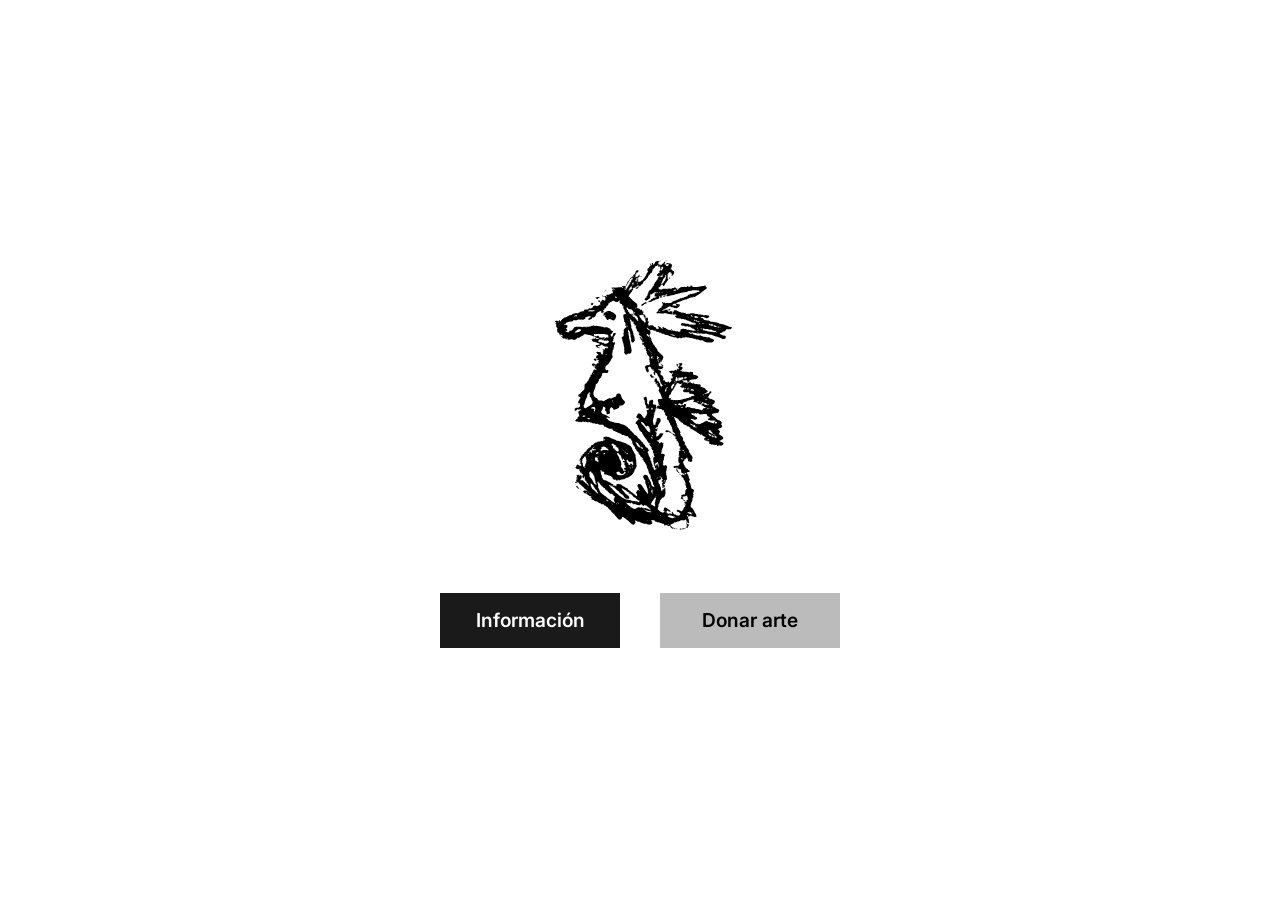
<file: index.html>
<!DOCTYPE html>
<html lang="es">
<head>
    <meta charset="UTF-8">
    <meta name="viewport" content="width=device-width, initial-scale=1.0">
    <title>Kadro</title>
    <link rel="preconnect" href="https://fonts.googleapis.com">
    <link rel="preconnect" href="https://fonts.gstatic.com" crossorigin>
    <link href="https://fonts.googleapis.com/css2?family=Inter:wght@500;700&display=swap" rel="stylesheet">
    <link rel="stylesheet" href="style.css">
</head>
<body>

    <main class="container">
        <div class="logo-container">
            <img src="cb.svg" alt="Logo Kadro" class="logo">
        </div>

        <div class="buttons-container">
            <a href="/info.html" class="btn btn-dark">Información</a>
            <a href="/donar.html" class="btn btn-gray">Donar arte</a>
        </div>
    </main>

</body>
</html>
</file>
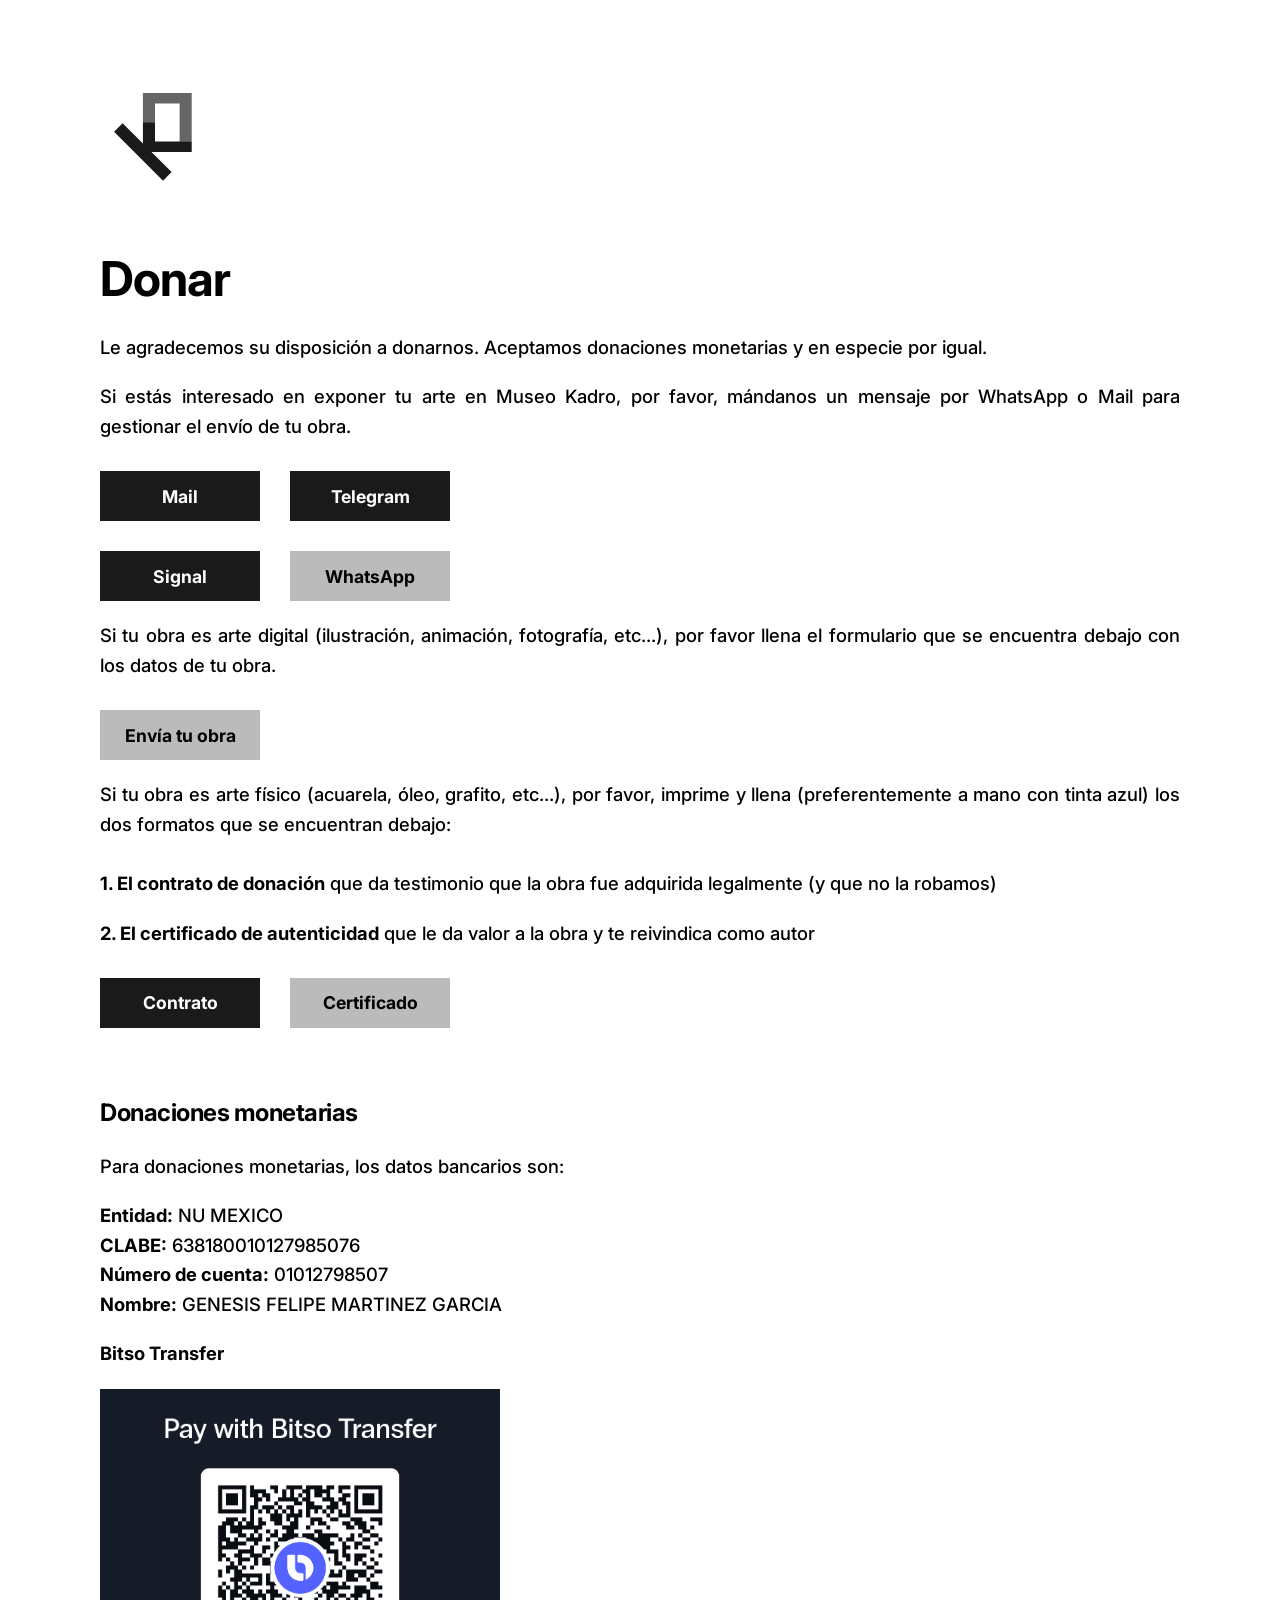
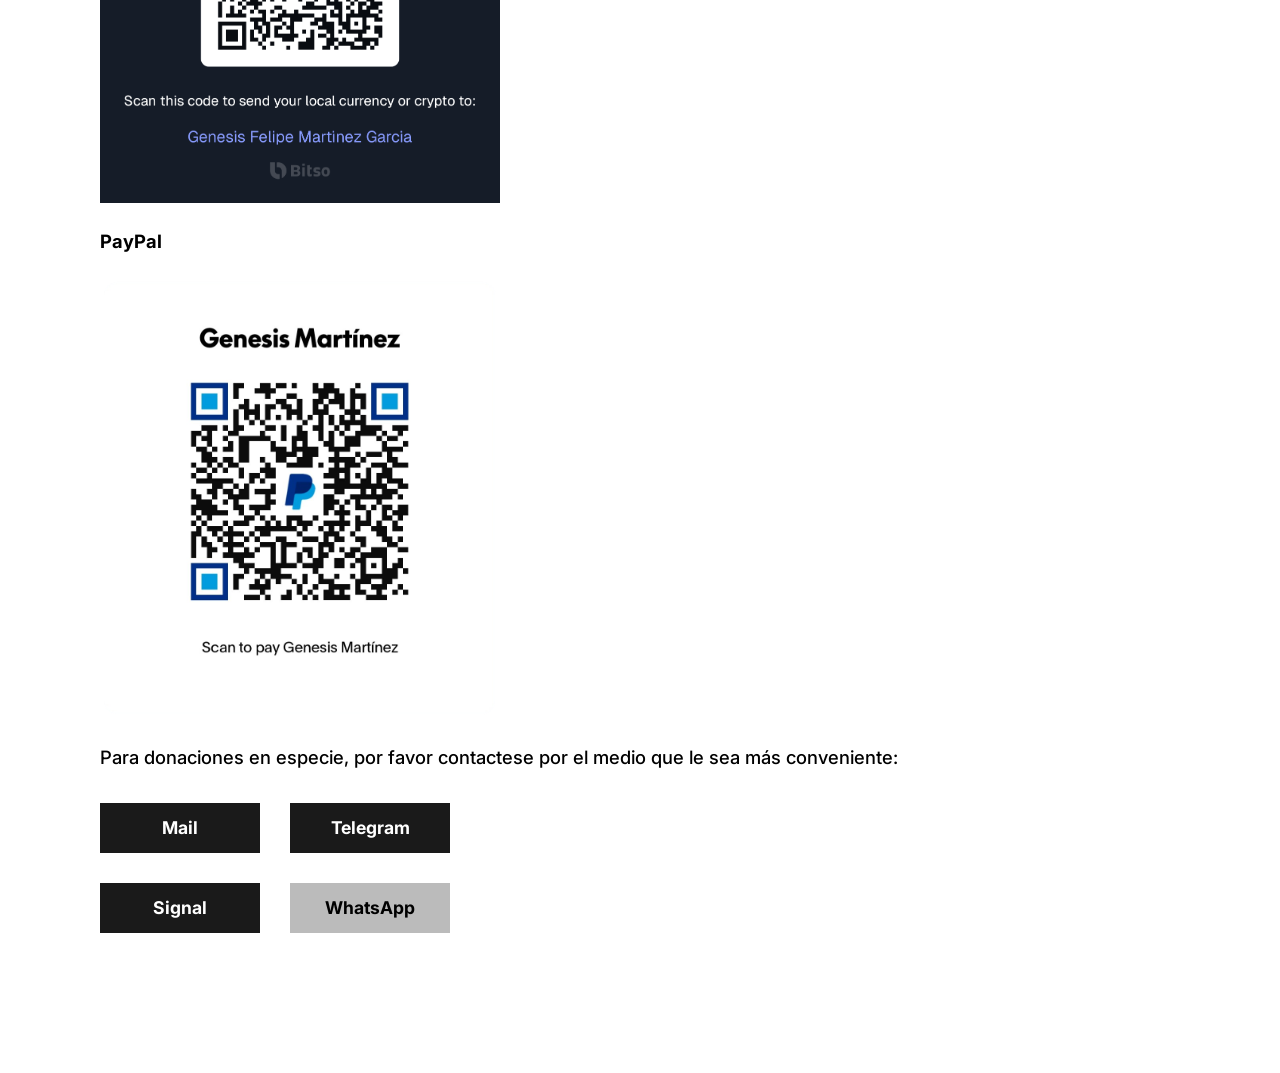
<file: donar.html>
<!DOCTYPE html>
<html lang="es">
<head>
    <meta charset="UTF-8">
    <meta name="viewport" content="width=device-width, initial-scale=1.0">
    <title>Kadro</title>
    <link rel="preconnect" href="https://fonts.googleapis.com">
    <link rel="preconnect" href="https://fonts.gstatic.com" crossorigin>
    <link href="https://fonts.googleapis.com/css2?family=Inter:wght@500;700&display=swap" rel="stylesheet">
    <link rel="stylesheet" href="style-page.css">
</head>
<body>

    <div class="content-wrapper">
        <header class="header">
            <a href="/">
                <img src="kb.svg" alt="Logo Kadro" class="logo-small">
            </a>
        </header>

        <main class="main-content">
            <section class="text-block">

                <h1>Donar</h1>
                <p>Le agradecemos su disposición a donarnos. Aceptamos donaciones monetarias y en especie por igual.</p>
                <p>Si estás interesado en exponer tu arte en Museo Kadro, por favor, mándanos un mensaje por WhatsApp o Mail para gestionar el envío de tu obra.</p>

                <section class="action-block">
                    <div class="buttons-inline">
                        <a href="mailto:museo@kadro.es" class="btn btn-dark" target="_blank">Mail</a>
                        <a href="https://t.me/EuriNaizDM" class="btn btn-dark" target="_blank">Telegram</a>
                    </div>
                    <div class="buttons-inline">
                        <a href="https://signal.me/#eu/BNd7J6ncwCC_rvE6EH3n1rF1zPjkdAFG_ZG6rcRCDRfop4eggaVNv58n2JCMDA8Y" class="btn btn-dark" target="_blank">Signal</a>
                        <a href="https://wa.me/523326609676/" class="btn btn-gray" target="_blank" >WhatsApp</a>
                    </div>
                </section>
                
                <br>
                <p>Si tu obra es arte digital (ilustración, animación, fotografía, etc...), por favor llena el formulario que se encuentra debajo con los datos de tu obra.</p>

                <section class="action-block">
                    <div class="buttons-inline">
                        <a href="https://forms.gle/pjFo8g6qd7YmPzw46" class="btn btn-gray" target="_blank" >Envía tu obra</a>
                    </div>
                </section>
                <br>

                <p>Si tu obra es arte físico (acuarela, óleo, grafito, etc...), por favor, imprime y llena (preferentemente a mano con tinta azul) los dos formatos que se encuentran debajo:</p>
                
                <ul class="LSV">
                    <li><b>1. El contrato de donación</b> que da testimonio que la obra fue adquirida legalmente (y que no la robamos)</li>
                    <li><b>2. El certificado de autenticidad</b> que le da valor a la obra y te reivindica como autor</li>
                </ul>

                <section class="action-block">
                    <div class="buttons-inline">
                        <a href="https://docs.google.com/document/d/1YBGTQrIvSOc-qorJLDP3YWiUSG1kRh_NUuH23PXEmKM/edit?usp=sharing" class="btn btn-dark" target="_blank">Contrato</a>
                        <a href="https://docs.google.com/document/d/1H3f9mA4OrSUj_Lcr896O3xobkI8W9263T08jw7JT1y4/edit?usp=sharing" class="btn btn-gray" target="_blank" >Certificado</a>
                    </div>
                </section>
                <br>


                <h2>Donaciones monetarias</h2>

                <p>Para donaciones monetarias, los datos bancarios son:</p>

                <p><b>Entidad:</b> NU MEXICO <br> <b>CLABE:</b> 638180010127985076 <br> <b>Número de cuenta:</b> 01012798507 <br> <b>Nombre:</b> GENESIS FELIPE MARTINEZ GARCIA</p>
                <p></p>

                <p><b>Bitso Transfer</b></p>
                <br>
                <img src="bitso_euri.png" alt="Bitso Transfer QR" class="imagen-adaptable">
                <br>
                <br>

                <p><b>PayPal</b></p>
                <br>
                <img src="paypal_euri.png" alt="PayPal QR" class="imagen-adaptable">
                <br>
                <br>

                <p>Para donaciones en especie, por favor contactese por el medio que le sea más conveniente:</p>

                <section class="action-block">
                    <div class="buttons-inline">
                        <a href="mailto:museo@kadro.es" class="btn btn-dark" target="_blank">Mail</a>
                        <a href="https://t.me/EuriNaizDM" class="btn btn-dark" target="_blank">Telegram</a>
                    </div>
                    <div class="buttons-inline">
                        <a href="https://signal.me/#eu/BNd7J6ncwCC_rvE6EH3n1rF1zPjkdAFG_ZG6rcRCDRfop4eggaVNv58n2JCMDA8Y" class="btn btn-dark" target="_blank">Signal</a>
                        <a href="https://wa.me/523326609676/" class="btn btn-gray" target="_blank" >WhatsApp</a>
                    </div>
                </section>
                

<!--
            <section class="action-block">
                <h2>Another title</h2>
                <div class="buttons-inline">
                    <a href="#button1" class="btn btn-dark">Button 1</a>
                    <a href="#button2" class="btn btn-gray">Button 2</a>
                </div>
            </section>

            -->

        </main>
    </div>

</body>
</html>
</file>
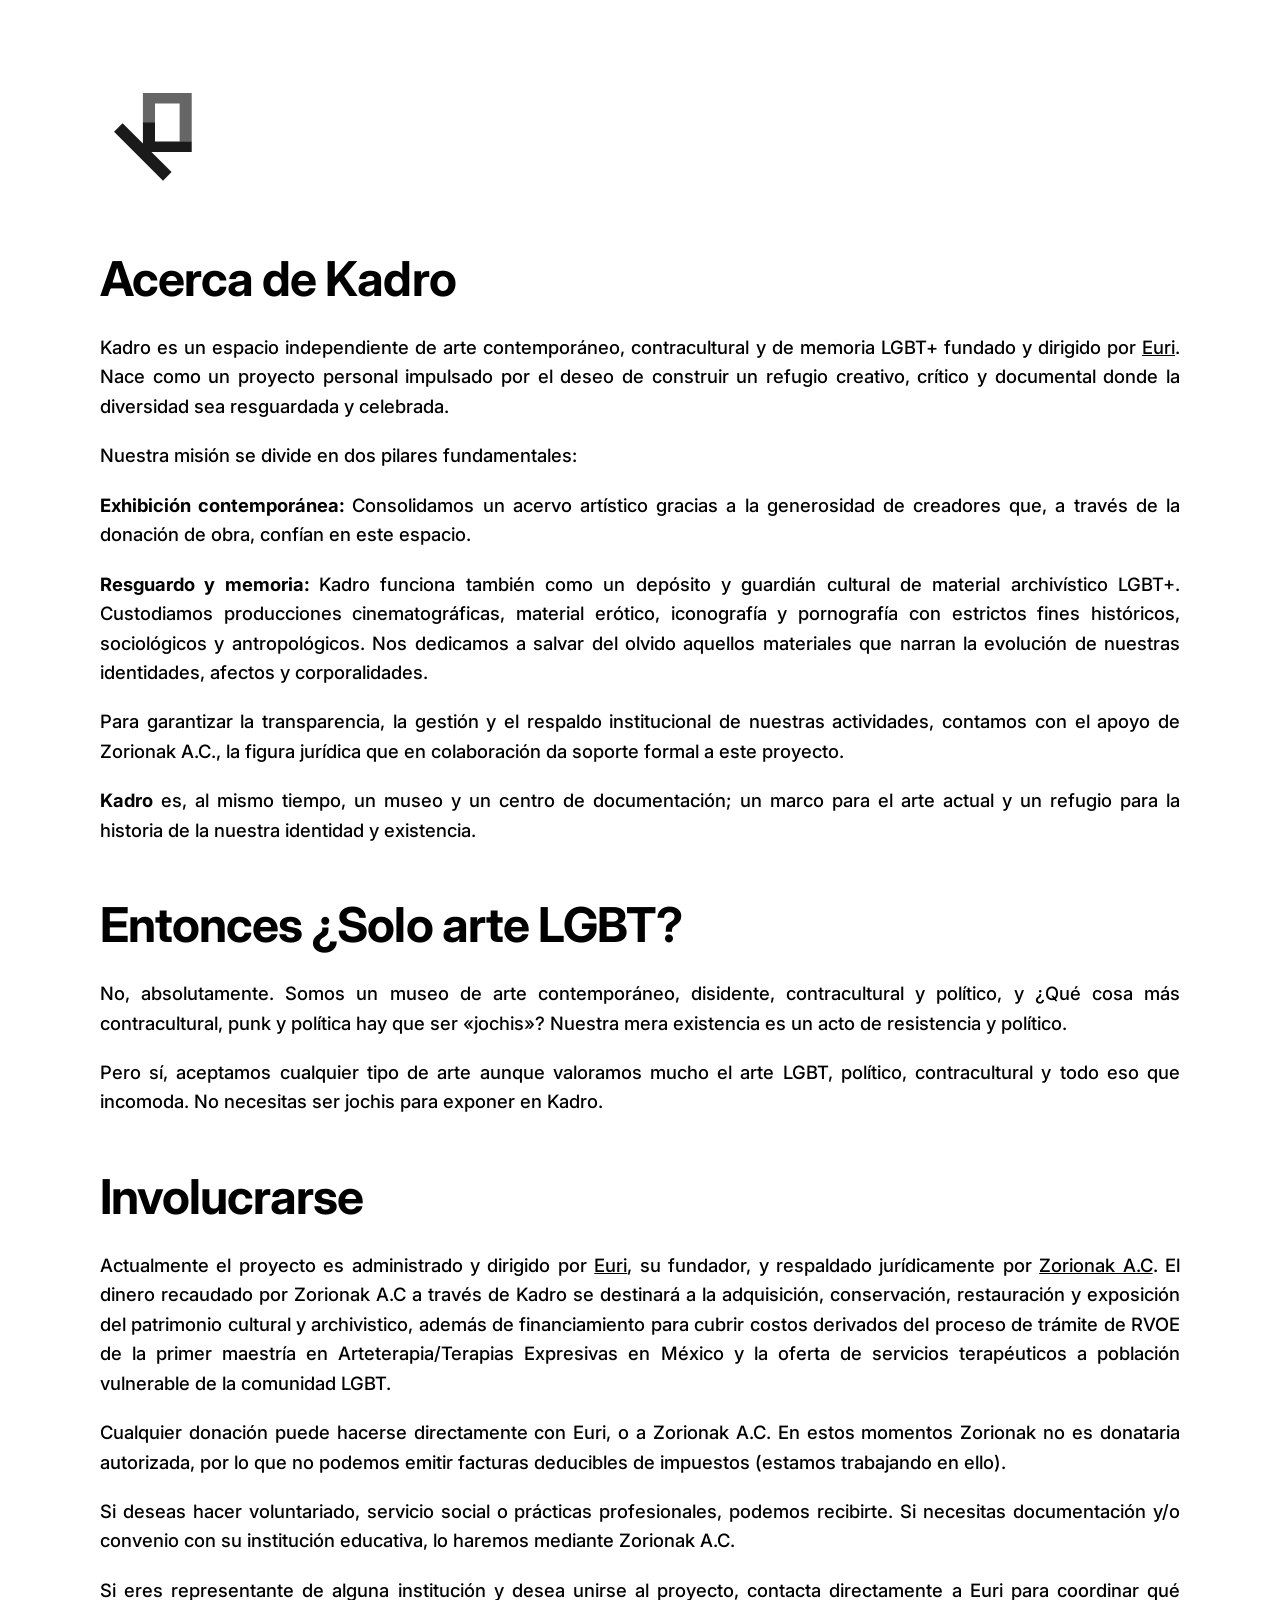
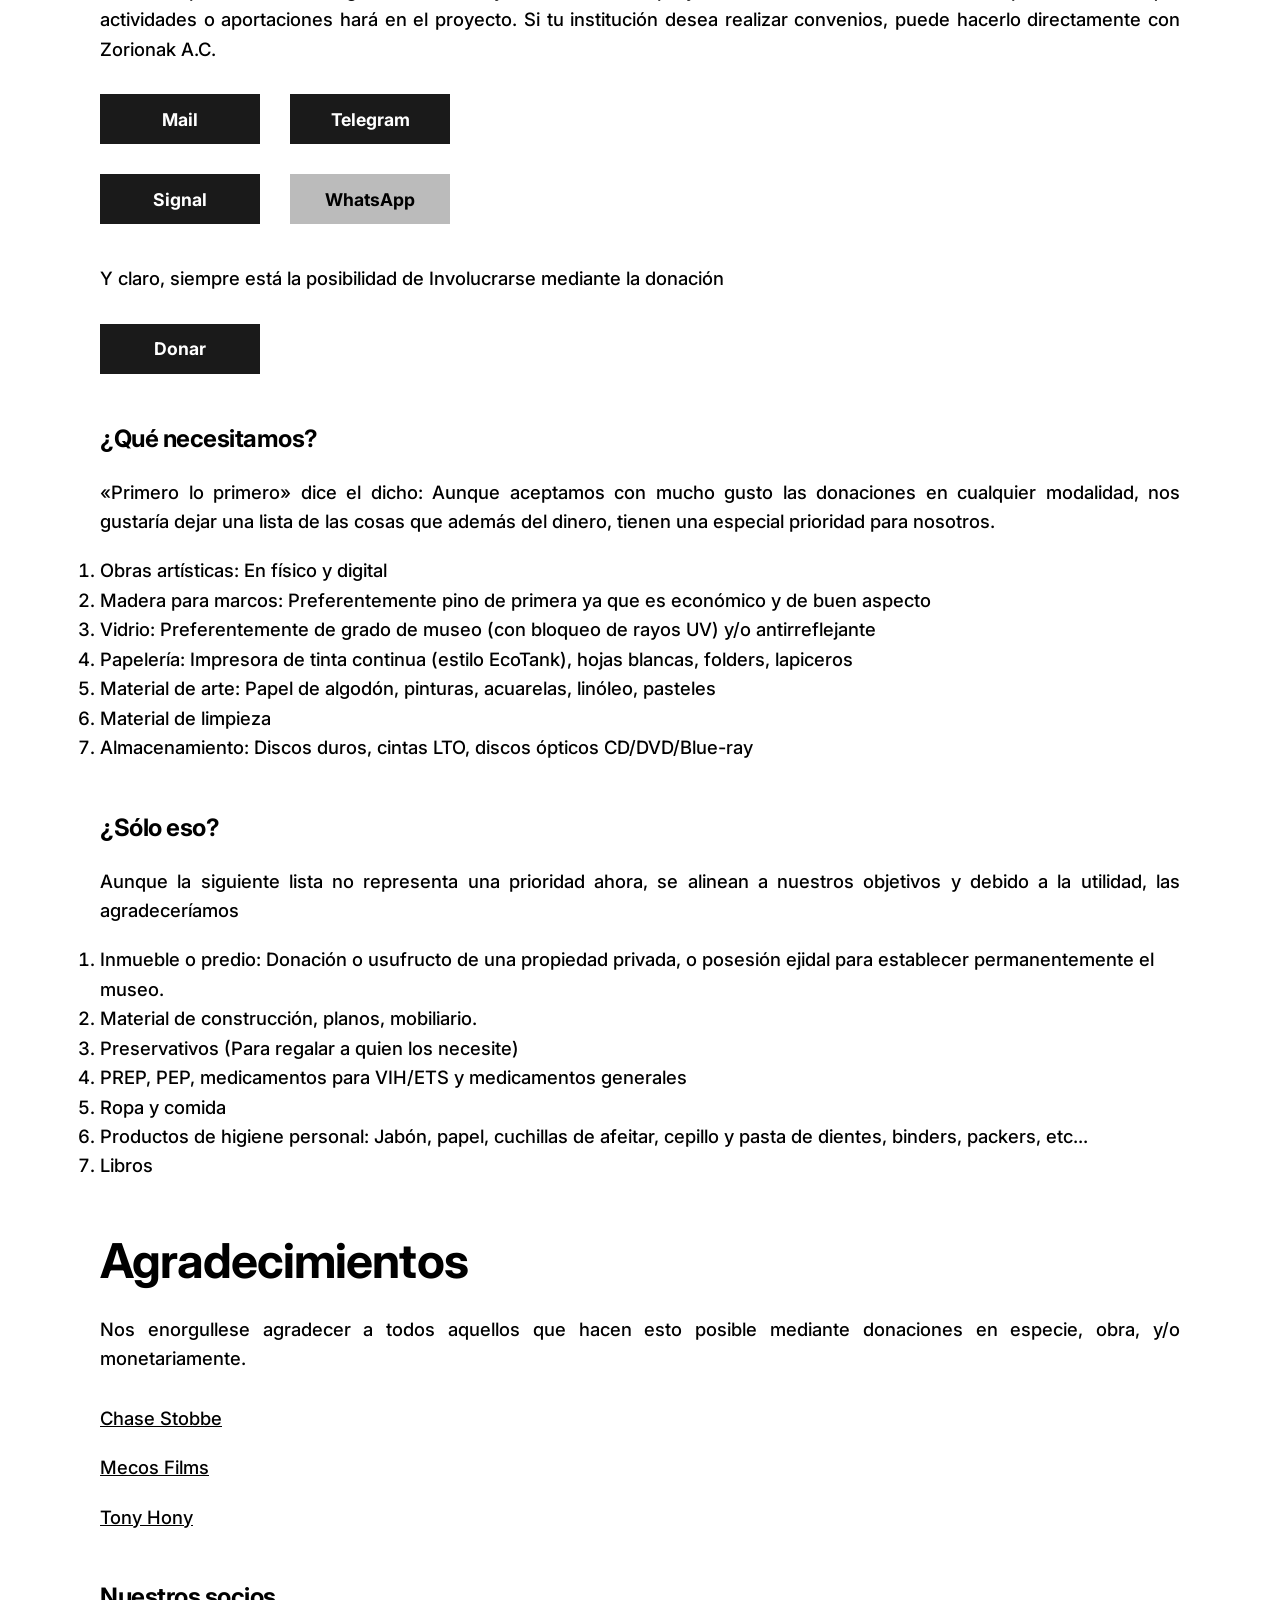
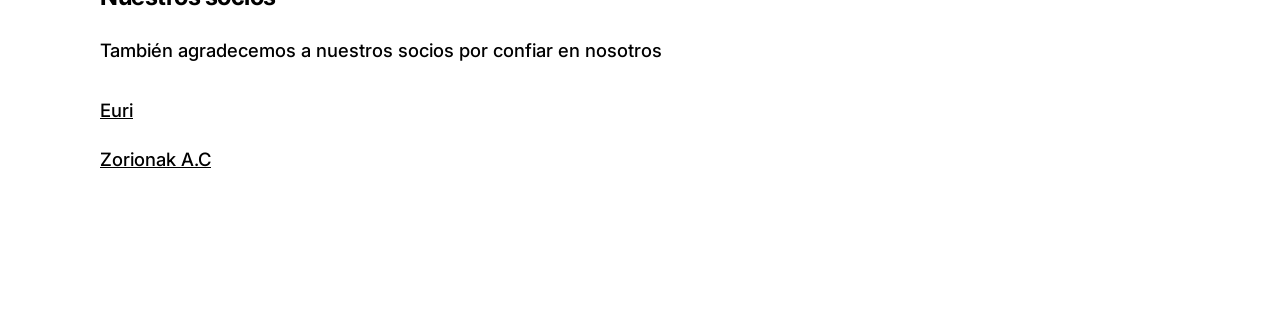
<file: info.html>
<!DOCTYPE html>
<html lang="es">
<head>
    <meta charset="UTF-8">
    <meta name="viewport" content="width=device-width, initial-scale=1.0">
    <title>Kadro</title>
    <link rel="preconnect" href="https://fonts.googleapis.com">
    <link rel="preconnect" href="https://fonts.gstatic.com" crossorigin>
    <link href="https://fonts.googleapis.com/css2?family=Inter:wght@500;700&display=swap" rel="stylesheet">
    <link rel="stylesheet" href="style-page.css">
</head>
<body>

    <div class="content-wrapper">
        <header class="header">
            <a href="/">
                <img src="kb.svg" alt="Logo Kadro" class="logo-small">
            </a>
        </header>

        <main class="main-content">
            <section class="text-block">
                <h1>Acerca de Kadro</h1>
                <p>Kadro es un espacio independiente de arte contemporáneo, contracultural y de memoria LGBT+ fundado y dirigido por <a href="http://www.eurinaiz.com" target="_blank" rel="noopener noreferrer">Euri</a>. Nace como un proyecto personal impulsado por el deseo de construir un refugio creativo, crítico y documental donde la diversidad sea resguardada y celebrada.</p>
                <p>Nuestra misión se divide en dos pilares fundamentales:</p>
                <p><b>Exhibición contemporánea: </b>Consolidamos un acervo artístico gracias a la generosidad de creadores que, a través de la donación de obra, confían en este espacio.</p>
                <p><b>Resguardo y memoria: </b>Kadro funciona también como un depósito y guardián cultural de material archivístico LGBT+. Custodiamos producciones cinematográficas, material erótico, iconografía y pornografía con estrictos fines históricos, sociológicos y antropológicos. Nos dedicamos a salvar del olvido aquellos materiales que narran la evolución de nuestras identidades, afectos y corporalidades.</p>
                <p>Para garantizar la transparencia, la gestión y el respaldo institucional de nuestras actividades, contamos con el apoyo de Zorionak A.C., la figura jurídica que en colaboración da soporte formal a este proyecto.</p>
                <p><b>Kadro</b> es, al mismo tiempo, un museo y un centro de documentación; un marco para el arte actual y un refugio para la historia de la nuestra identidad y existencia.</p>
                
                <h1>Entonces ¿Solo arte LGBT?</h1>
                <p>No, absolutamente. Somos un museo de arte contemporáneo, disidente, contracultural y político, y ¿Qué cosa más contracultural, punk y política hay que ser «jochis»? Nuestra mera existencia es un acto de resistencia y político.</p>
                <p>Pero sí, aceptamos cualquier tipo de arte aunque valoramos mucho el arte LGBT, político, contracultural y todo eso que incomoda. No necesitas ser jochis para exponer en Kadro.</p>

                <h1>Involucrarse</h1>
                <p>Actualmente el proyecto es administrado y dirigido por <a href="http://www.eurinaiz.com" target="_blank" rel="noopener noreferrer">Euri</a>, su fundador, y respaldado jurídicamente por <a href="http://www.zorionak.art/" target="_blank" rel="noopener noreferrer">Zorionak A.C</a>. El dinero recaudado por Zorionak A.C a través de Kadro se destinará a la adquisición, conservación, restauración y exposición del patrimonio cultural y archivistico, además de financiamiento para cubrir costos derivados del proceso de trámite de RVOE de la primer maestría en Arteterapia/Terapias Expresivas en México y la oferta de servicios terapéuticos a población vulnerable de la comunidad LGBT.</p>
                <p>Cualquier donación puede hacerse directamente con Euri, o a Zorionak A.C. En estos momentos Zorionak no es donataria autorizada, por lo que no podemos emitir facturas deducibles de impuestos (estamos trabajando en ello).</p>
                <p>Si deseas hacer voluntariado, servicio social o prácticas profesionales, podemos recibirte. Si necesitas documentación y/o convenio con su institución educativa, lo haremos mediante Zorionak A.C.</p>
                <p>Si eres representante de alguna institución y desea unirse al proyecto, contacta directamente a Euri para coordinar qué actividades o aportaciones hará en el proyecto. Si tu institución desea realizar convenios, puede hacerlo directamente con Zorionak A.C.</p>
                
                <section class="action-block">
                    <div class="buttons-inline">
                        <a href="mailto:museo@kadro.es" class="btn btn-dark" target="_blank">Mail</a>
                        <a href="https://t.me/EuriNaizDM" class="btn btn-dark" target="_blank">Telegram</a>
                    </div>
                    <div class="buttons-inline">
                        <a href="https://signal.me/#eu/BNd7J6ncwCC_rvE6EH3n1rF1zPjkdAFG_ZG6rcRCDRfop4eggaVNv58n2JCMDA8Y" class="btn btn-dark" target="_blank">Signal</a>
                        <a href="https://wa.me/523326609676/" class="btn btn-gray" target="_blank" >WhatsApp</a>
                    </div>
                </section>
            <br><br>
                <p>Y claro, siempre está la posibilidad de Involucrarse mediante la donación</p>
                <section class="action-block">
                <div class="buttons-inline">
                    <a href="/donar.html" class="btn btn-dark">Donar</a>
                </div>
            </section>

                <h2>¿Qué necesitamos?</h2>
                <p>«Primero lo primero» dice el dicho: Aunque aceptamos con mucho gusto las donaciones en cualquier modalidad, nos gustaría dejar una lista de las cosas que además del dinero, tienen una especial prioridad para nosotros.</p>
                <br>
                <ol class="VIG">
                    <li>Obras artísticas: En físico y digital</li>
                    <li>Madera para marcos: Preferentemente pino de primera ya que es económico y de buen aspecto</li>
                    <li>Vidrio: Preferentemente de grado de museo (con bloqueo de rayos UV) y/o antirreflejante</li>
                    <li>Papelería: Impresora de tinta continua (estilo EcoTank), hojas blancas, folders, lapiceros</li>
                    <li>Material de arte: Papel de algodón, pinturas, acuarelas, linóleo, pasteles</li>
                    <li>Material de limpieza</li>
                    <li>Almacenamiento: Discos duros, cintas LTO, discos ópticos CD/DVD/Blue-ray</li>
                </ul>

                <h2>¿Sólo eso?</h2>
                <p>Aunque la siguiente lista no representa una prioridad ahora, se alinean a nuestros objetivos y debido a la utilidad, las agradeceríamos</p>
                <br>
                <ol class="VIG">
                    <li>Inmueble o predio: Donación o usufructo de una propiedad privada, o posesión ejidal para establecer permanentemente el museo.</li>
                    <li>Material de construcción, planos, mobiliario.</li>
                    <li>Preservativos (Para regalar a quien los necesite)</li>
                    <li>PREP, PEP, medicamentos para VIH/ETS y medicamentos generales</li>
                    <li>Ropa y comida</li>
                    <li>Productos de higiene personal: Jabón, papel, cuchillas de afeitar, cepillo y pasta de dientes, binders, packers, etc...</li>
                    <li>Libros</li>
                </ul>

                <h1>Agradecimientos</h1>
                <p>Nos enorgullese agradecer a todos aquellos que hacen esto posible mediante donaciones en especie, obra, y/o monetariamente.</p>
                
                <ul class="LSV">
                    <li><a href="https://www.hoo.be/chasestobbe/" target="_blank">Chase Stobbe</a></li>
                    <li><a href="https://buttmagazine.com/interviews/porno-mexicano/" target="_blank">Mecos Films</a></li>
                    <li><a href="https://linktr.ee/tonyhony" target="_blank">Tony Hony</a></li>
                    <!--<li><a href="https://www.instagram.com/vaqueritos302/" target="_blank">Vaqueritos</a></li>-->

                    <!-- <li><a href="#enlace3" target="_blank">Enlace de la lista</a></li> -->
                </ul>
                <h2>Nuestros socios</h2>
                <p>También agradecemos a nuestros socios por confiar en nosotros</p>
                <ul class="LSV">
                    <li><a href="https://www.eurinaiz.com/" target="_blank">Euri</a></li>
                    <li><a href="https://www.zorionak.art/" target="_blank">Zorionak A.C</a></li>

                    <!-- <li><a href="#enlace3" target="_blank">Enlace de la lista</a></li> -->
                </ul>
            </section>
<!--
            <section class="action-block">
                <h2>Another title</h2>
                <div class="buttons-inline">
                    <a href="#button1" class="btn btn-dark">Button 1</a>
                    <a href="#button2" class="btn btn-gray">Button 2</a>
                </div>
            </section>

            -->

        </main>
    </div>

</body>
</html>
</file>
<file: style.css>
/* Rediseño básico y paleta de colores del mockup */
:root {
    --bg-color: #ffffff;       /* Gris claro de fondo */
    --btn-dark: #1a1a1a;       /* Negro/Gris muy oscuro */
    --btn-gray: #bbbbbb;       /* Gris medio para el botón contactar */
    --text-color: #ffffff;     /* Gris del texto del botón oscuro */
    --text-light: #000000;     /* Texto oscuro para el botón gris */
}

* {
    box-sizing: border-box;
    margin: 0;
    padding: 0;
    font-family: 'Inter', -apple-system, BlinkMacSystemFont, "Segoe UI", Roboto, sans-serif; 
}

body {
    background-color: var(--bg-color);
    min-height: 100vh;
    display: flex;
    justify-content: center;
    align-items: center;
}

/* Contenedor principal centrado */
.container {
    display: flex;
    flex-direction: column;
    align-items: center;
    justify-content: center;
    width: 100%;
    padding: 20px;
    gap: 60px; /* Espacio entre el logo y los botones */
}

/* Control del Logo */
.logo-container {
    width: 100%;
    max-width: 280px; /* Tamaño máximo en desktop */
    display: flex;
    justify-content: center;
}

.logo {
    width: 100%;
    height: auto;
}

/* Contenedor de botones (Por defecto en Desktop: en paralelo) */
.buttons-container {
    display: flex;
    flex-direction: row;
    gap: 40px; /* Espacio entre botones en desktop */
    width: 100%;
    justify-content: center;
}

/* Estilo base de los botones (enlaces que parecen recuadros) */
.btn {
    display: inline-flex;
    align-items: center;
    justify-content: center;
    text-decoration: none;
    font-size: 1.2rem;
    font-weight: 600;
    width: 180px;
    height: 55px;
    transition: transform 0.2s ease, opacity 0.2s ease;
}

.btn:hover {
    transform: scale(1.02);
    opacity: 0.9;
}

/* Variantes de color de los botones */
.btn-dark {
    background-color: var(--btn-dark);
    color: var(--text-color);
}

.btn-gray {
    background-color: var(--btn-gray);
    color: var(--text-light);
}

/* --- RESPONSIVE (Móvil) --- */
@media (max-width: 600px) {
    .container {
        gap: 45px; /* Reducimos un poco el espacio general */
    }

    .logo-container {
        max-width: 220px; /* El logo se hace un poco más pequeño en móvil */
    }

    .buttons-container {
        flex-direction: column; /* Los botones se apilan verticalmente */
        align-items: center;
        gap: 20px; /* Espacio entre los botones apilados */
    }

    .btn {
        width: 200px; /* Pueden ser un pelín más anchos en móvil si buscas ese look */
    }
}
</file>
<file: style-page.css>
/* ==========================================================================
   KADRO - PALETA DE COLORES E IDENTIDAD
   ========================================================================== */
:root {
    --text-main: #000000;      /* Color de los títulos y párrafos */
    --bg-color: #ffffff;       /* Gris claro de fondo */
    --btn-dark: #1a1a1a;       /* Negro/Gris muy oscuro */
    --btn-gray: #bbbbbb;       /* Gris medio para el botón contactar */
    --text-color: #ffffff;     /* Gris del texto del botón oscuro */
    --text-light: #000000;     /* Texto oscuro para el botón gris */
}

/* ==========================================================================
   RESET Y CONFIGURACIÓN GENERAL
   ========================================================================== */
* {
    box-sizing: border-box;
    margin: 0;
    padding: 0;
    font-family: 'Inter', -apple-system, BlinkMacSystemFont, "Segoe UI", Roboto, sans-serif; 
}

body {
    background-color: var(--bg-color);
    min-height: 100vh;
    display: flex;
    justify-content: center;
}

/* ==========================================================================
   ESTRUCTURA Y FLUJO DE CONTENIDO
   ========================================================================== */
.content-wrapper {
    width: 100%;
    max-width: 1200px; /* Ensanchado para aprovechar más los laterales en desktop */
    padding: 80px 60px 140px 60px; /* 140px abajo genera el "footer vacío" */
    display: flex;
    flex-direction: column;
}

/* Encabezado con el logo alineado a la izquierda */
.header {
    width: 100%;
    display: flex;
    justify-content: flex-start;
    margin-bottom: 55px; /* Separación fija debajo del logo */
}

.logo-small {
    width: 110px;
    height: auto;
    transition: opacity 0.2s ease;
}

.logo-small:hover {
    opacity: 0.8;
}

/* Contenedor del flujo principal */
.main-content {
    display: flex;
    flex-direction: column;
}

/* ==========================================================================
   BLOQUES DE TEXTO Y CORRECCIÓN AUTOMÁTICA DE ESPACIADOS (H1, H2, P)
   ========================================================================== */
/* Regla global para separar h1 y h2 del contenido de arriba de forma automática */
.main-content h1, 
.main-content h2 {
    color: var(--text-main);
    margin-top: 50px;    /* Empuja el título hacia abajo separándolo del texto anterior */
    margin-bottom: 25px; /* Espacio entre el título y lo que viene abajo (párrafo o botones) */
    font-weight: 700;    /* Inter Bold */
    letter-spacing: -0.02em;
}

/* El primer h1 no necesita margen superior porque ya tiene el espacio del header */
.main-content h1:first-child,
.text-block h1:first-child {
    margin-top: 0;
}

.text-block h1 {
    font-size: 3rem;
}

.action-block h2 {
    font-size: 2.4rem;
}

/* Párrafos normativos con espaciado inteligente */
.text-block p {
    font-size: 1.15rem;
    line-height: 1.6;
    color: var(--text-main);
    text-align: justify;
    font-weight: 500;    /* Inter Medium */
}

/* Si hay párrafos seguidos, les añadimos separación automática arriba para que no se peguen */
.text-block p + p {
    margin-top: 20px;
}

/* ==========================================================================
   UNIFORMIDAD PARA ELEMENTOS DE LISTA <li> (TODOS LOS LI)
   ========================================================================== */
/* Forzamos a que absolutamente todos los li tengan el mismo comportamiento visual que los párrafos */
.main-content li,
.text-block li,
ul li,
ol li {
    font-size: 1.15rem;          /* Mismo tamaño que <p> */
    line-height: 1.6;            /* Mismo interlineado que <p> */
    color: var(--text-main);     /* Mismo color gris oscuro */
    font-weight: 500;            /* Inter Medium */
}

/* ==========================================================================
   CONTROL INTELIGENTE DE LISTAS Y ENLACES EN LISTA (CLASE LSV)
   ========================================================================== */
/* Quitamos las viñetas de la lista con clase LSV y limpiamos sus sangrías nativas */
ul.LSV {
    list-style: none;
    padding: 0;
    margin: 0;
}

/* Si la lista ul va después de un párrafo o un h2, se separa automáticamente como bloque */
.text-block p + ul.LSV,
.main-content h2 + ul.LSV,
.main-content p + ul.LSV {
    margin-top: 30px; /* Genera el espacio de bloque */
}

/* Forzamos a que los elementos li de LSV actúen como bloques independientes */
ul.LSV li {
    display: block;      /* Asegura el salto de línea obligatorio */
}

/* Añadimos el espacio automático entre los li internos para que respiren verticalmente */
ul.LSV li + li {
    margin-top: 20px;    
}

/* ==========================================================================
   ESTILOS CONTROLADOS Y UNIFORMES PARA ENLACES <A> EN TEXTO Y SUELTOS
   ========================================================================== */
/* Forzamos a que TODOS los links (dentro/fuera de <p> o en listas) compartan estética */
.text-block p a,
.main-content a:not(.btn) {
    color: var(--text-main) !important;
    font-family: 'Inter', -apple-system, sans-serif !important;
    font-size: 1.15rem;          /* Clona el tamaño del párrafo */
    line-height: 1.6;            /* Clona el interlineado del párrafo */
    font-weight: 500;            /* Inter Medium */
    text-decoration: underline;  /* Siempre subrayado */
}

/* Mantenemos el blindaje de color para estados visitados, activos o hover */
.text-block p a:visited,
.text-block p a:active,
.text-block p a:hover,
.main-content a:not(.btn):visited,
.main-content a:not(.btn):active,
.main-content a:not(.btn):hover {
    color: var(--text-main) !important;
    text-decoration: underline;
}

/* Comportamiento exclusivo para los enlaces SUELTOS (hijos directos que no están en un <p>) */
.main-content > a:not(.btn),
.text-block > a:not(.btn) {
    display: inline-block; /* Permite que acepte márgenes verticales correctamente */
    margin-top: 30px;      /* Espacio automático con lo que tenga arriba */
    margin-bottom: 20px;   /* Espacio automático con lo que tenga abajo */
}

/* Si el enlace suelto es el primer elemento, eliminamos el margen superior */
.main-content > a:first-child,
.text-block > a:first-child {
    margin-top: 0;
}

/* ==========================================================================
   BOTONES RECUADRO (HREF)
   ========================================================================== */
.buttons-inline {
    display: flex;
    flex-direction: row;
    gap: 30px;
    margin-top: 30px; /* Asegura separación si van debajo de un texto o lista */
}

.btn {
    display: inline-flex;
    align-items: center;
    justify-content: center;
    text-decoration: none !important; /* Evita que el subrayado global rompa el estilo del botón */
    font-size: 1.1rem !important;     /* Mantiene su tamaño propio de botón */
    width: 160px;
    height: 50px;
    transition: transform 0.2s ease, opacity 0.2s ease;
    font-weight: 700; /* Inter Bold */
    margin: 0 !important; /* Evita que las reglas de enlaces sueltos afecten a los botones */
}

.btn:hover {
    transform: scale(1.02);
    opacity: 0.9;
}

.btn-dark {
    background-color: var(--btn-dark);
    color: var(--text-color);
}

.btn-gray {
    background-color: var(--btn-gray);
    color: var(--text-light);
}

/* ==========================================================================
   DISEÑO ADAPTABLE - RESPONSIVE (MÓVIL)
   ========================================================================== */
@media (max-width: 768px) {
    .content-wrapper {
        padding: 50px 40px 100px 40px; 
    }

    .header {
        margin-bottom: 40px;
    }

    .main-content h1, 
    .main-content h2 {
        margin-top: 40px; 
        margin-bottom: 20px;
    }

    /* Reducción de fuentes generales para móvil (párrafos y elementos de lista) */
    .text-block p,
    .main-content li,
    .text-block li,
    ul li,
    ol li {
        font-size: 1.05rem;
    }

    /* Ajuste de links normales en móvil */
    .text-block p a,
    .main-content a:not(.btn) {
        font-size: 1.05rem; 
    }

    .text-block p + p {
        margin-top: 15px;
    }

    /* Corrección del bloque ul en móvil */
    .text-block p + ul.LSV,
    .main-content h2 + ul.LSV,
    .main-content p + ul.LSV {
        margin-top: 20px;
    }

    /* Reducción sutil del espacio entre elementos de lista en móvil */
    ul.LSV li + li {
        margin-top: 15px;
    }

    /* Ajuste de márgenes de enlaces sueltos en móvil */
    .main-content > a:not(.btn),
    .text-block > a:not(.btn) {
        margin-top: 20px;
        margin-bottom: 15px;
    }

    .logo-small {
        width: 95px;
    }

    .text-block h1 {
        font-size: 2.3rem;
    }

    .action-block h2 {
        font-size: 1.9rem;
    }

    .buttons-inline {
        gap: 20px;
        margin-top: 20px;
    }

    .btn {
        width: 140px;
        font-size: 1rem !important;
    }
}

/* ==========================================================================
   IMAGENES
   ========================================================================== */

/* Estilo por defecto (para computadoras) */
  .imagen-adaptable {
    width: 400px;
    height: auto;
  }

  /* Estilo especial para celulares */
  @media (max-width: 768px) {
    .imagen-adaptable {
      width: 100%;
      height: auto;
    }
  }
</file>
